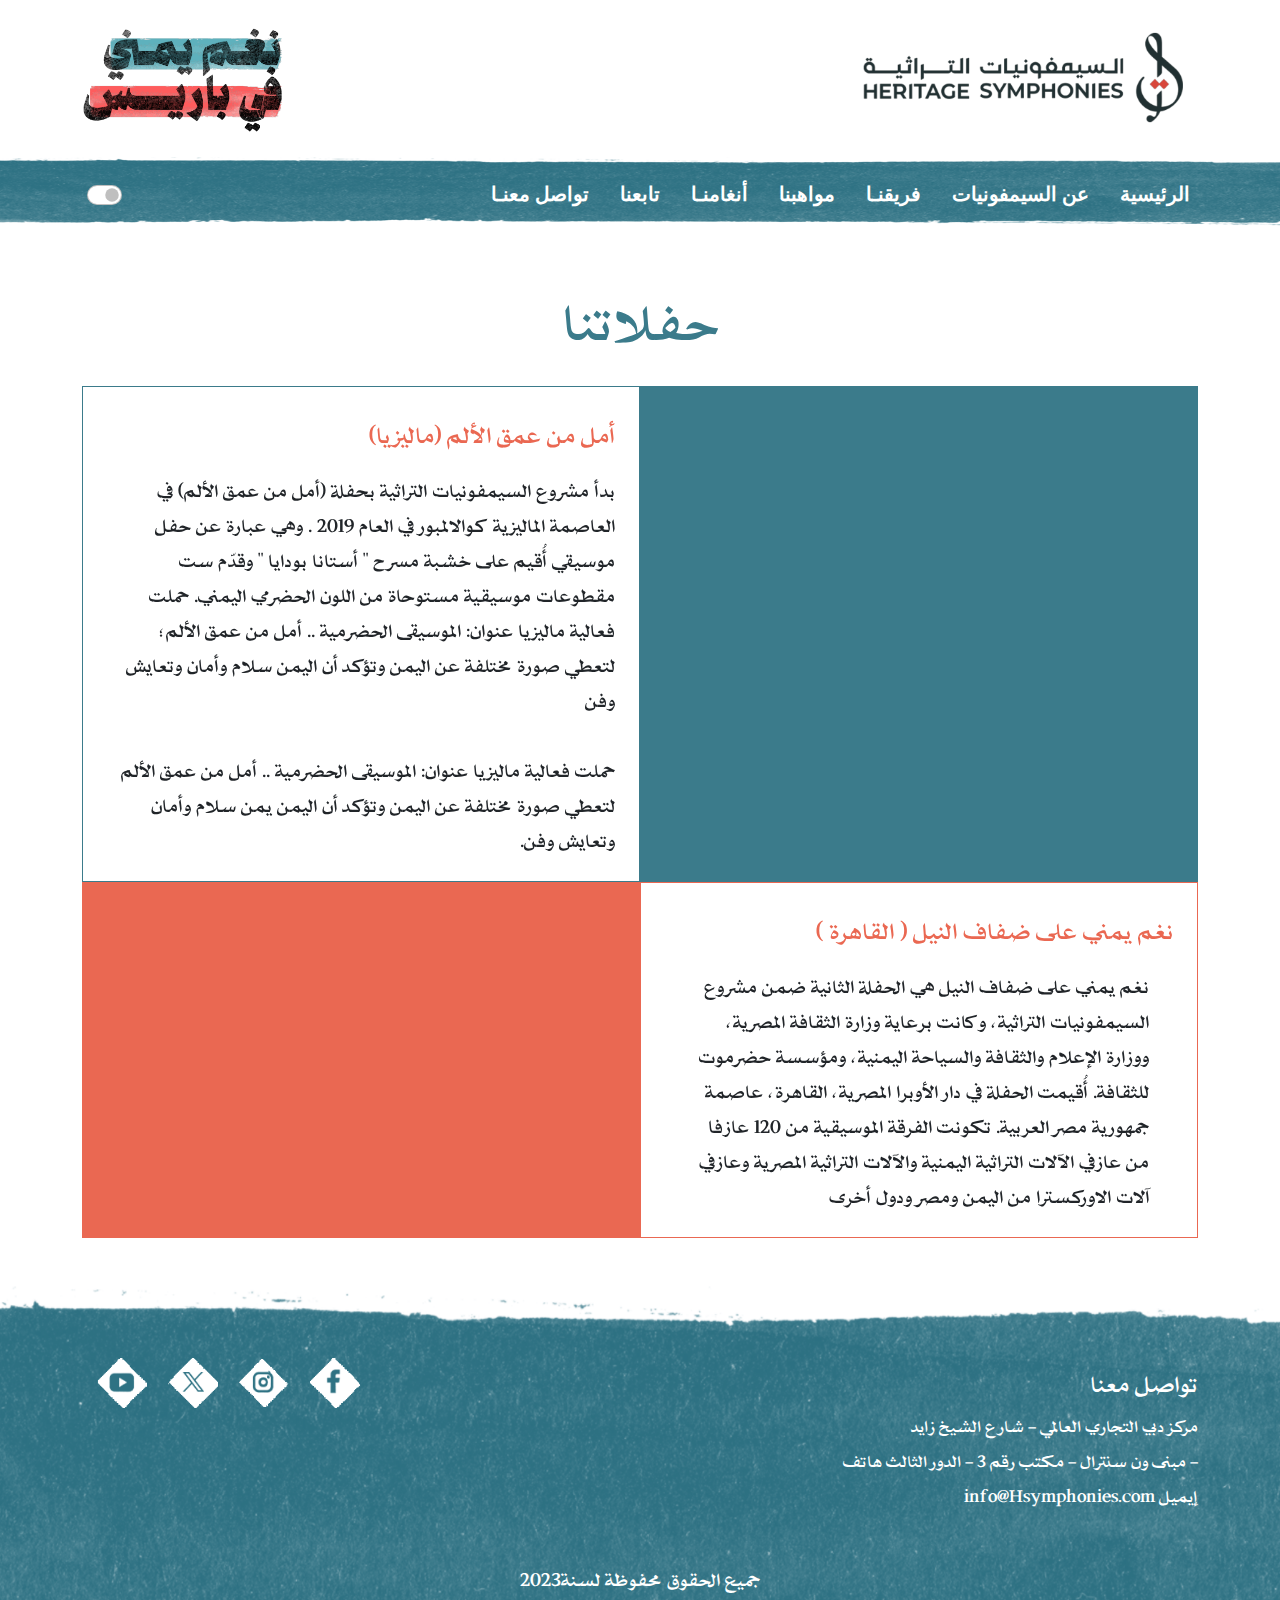
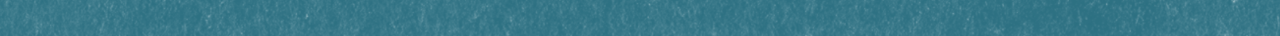
<file: Albums.html>
<!DOCTYPE html>
<html lang="en">
  <head>
    <meta charset="UTF-8" />
    <meta http-equiv="X-UA-Compatible" content="IE=edge" />
    <meta
      name="viewport"
      content="width=device-width, initial-scale=1.0, maximum-scale=1.0, user-scalable=no"
    />
    <link rel="stylesheet" href="assets/css/bootstrap.rtl.css" />
    <link rel="stylesheet" href="assets/css/fontawesome.min.css" />
    <link rel="stylesheet" href="css/style.css" />
    <meta name="description" content="" />

    <title>Heritage Symphonies | Albums</title>
  </head>

  <body>
    <!--Top Nav-->
    <div class="TopNav py-md-4 py-3" id="TopNav">
      <div class="container">
        <div class="d-flex justify-content-between align-items-center">
          <a href="index.html"
            ><img src="images/Logo.png" alt="Logo" class="Logo"
          /></a>
          <img src="images/TextLogo.png" alt="TextLogo" />
        </div>
      </div>
    </div>
    <!--End Top Nav-->

    <!--Navbar-->
    <nav class="navbar navbar-expand-lg d-block">
      <div class="container">
        <button
          class="navbar-toggler"
          type="button"
          data-bs-toggle="collapse"
          data-bs-target="#navbarSupportedContent"
          aria-controls="navbarSupportedContent"
          aria-expanded="false"
          aria-label="Toggle navigation"
        >
          <i class="fa-solid fa-bars"></i>
        </button>
        <div class="collapse navbar-collapse" id="navbarSupportedContent">
          <ul class="navbar-nav me-auto mb-2 mb-lg-0">
            <li class="nav-item">
              <a class="nav-link active" aria-current="page" href="index.html"
                >الرئيسية
              </a>
            </li>
            <li class="nav-item">
              <a class="nav-link" href="AboutTheProject.html"
                >عن السيمفونيات
              </a>
            </li>

            <li class="nav-item">
              <a class="nav-link" href="OurTeam.html">فريقنـا </a>
            </li>

            <li class="nav-item">
              <a class="nav-link" href="OurTalents.html">مواهبنا </a>
            </li>

            <li class="nav-item">
              <a class="nav-link" href="Albums.html">أنغامنـا </a>
            </li>

            <li class="nav-item">
              <a class="nav-link" href="NewsPage.html"> تابعنا </a>
            </li>

            <li class="nav-item">
              <a class="nav-link" href="ContactUs.html">تواصل معنـا </a>
            </li>
          </ul>
        </div>
        <div
          class="d-flex justify-content-end ButtonsPart py-3 align-items-center"
        >
          <div class="form-check form-switch ms-3">
            <input
              class="form-check-input"
              type="checkbox"
              id="flexSwitchCheckDefault"
            />
          </div>
        </div>
      </div>
    </nav>
    <!--End Navbar-->

    <!--Video Part-->
    <section class="VideoPart py-md-5 py-3" id="VideoPart">
      <div class="container">
        <div class="SectionTitle text-center MintGreenText mb-4">حفلاتنا</div>
        <div class="row g-md-0 h-100">
          <div class="col-md-6 MintGreenBg">
            <iframe
              width="100%"
              height="100%"
              src="https://www.youtube.com/embed/bdKD9shZE7Y?si=VeClUD3Z-uy7CWU1"
              title="YouTube video player"
              frameborder="0"
              allow="accelerometer; autoplay; clipboard-write; encrypted-media; gyroscope; picture-in-picture; web-share"
              allowfullscreen
            ></iframe>
          </div>
          <div
            class="col-md-6 h-100 d-flex justify-content-center flex-column MintGreenBorders p-4"
          >
            <div class="Texts OrangeText BoldText">
              أمل من عمق الألم (ماليزيا)
            </div>
            <div class="paragraph mt-3">
              بدأ مشروع السيمفونيات التراثية بحفلة (أمل من عمق الألم) في العاصمة
              الماليزية كوالالمبور في العام 2019 . وهي عبارة عن حفل موسيقي أُقيم
              على خشبة مسرح " أستانا بودايا " وقدّم ست مقطوعات موسيقية مستوحاة
              من اللون الحضرمي اليمني. حملت فعالية ماليزيا عنوان: الموسيقى
              الحضرمية .. أمل من عمق الألم؛ لتعطي صورة مختلفة عن اليمن وتؤكد أن
              اليمن سلام وأمان وتعايش وفن
              <br />
              <br />
              حملت فعالية ماليزيا عنوان: الموسيقى الحضرمية .. أمل من عمق الألم
              لتعطي صورة مختلفة عن اليمن وتؤكد أن اليمن يمن سلام وأمان وتعايش
              وفن.
            </div>
          </div>
        </div>
        <div class="row g-md-0">
          <div
            class="col-md-6 h-100 order-1 order-md-0 d-flex justify-content-center flex-column OrangeBorders p-4"
          >
            <div class="Texts OrangeText BoldText">
              نغم يمني على ضفاف النيل ( القاهرة )
            </div>
            <div class="paragraph px-4 mt-3">
              نغم يمني على ضفاف النيل هي الحفلة الثانية ضمن مشروع السيمفونيات
              التراثية، وكانت برعاية وزارة الثقافة المصرية، ووزارة الإعلام
              والثقافة والسياحة اليمنية، ومؤسسة حضرموت للثقافة. أُقيمت الحفلة في
              دار الأوبرا المصرية، القاهرة، عاصمة جمهورية مصر العربية. تكونت
              الفرقة الموسيقية من 120 عازفا من عازفي الآلات التراثية اليمنية
              والآلات التراثية المصرية وعازفي آلات الاوركسترا من اليمن ومصر ودول
              أخرى
            </div>
          </div>
          <div class="col-md-6 OrangeBg order-0 order-md-1">
            <iframe
              width="100%"
              height="100%"
              src="https://www.youtube.com/embed/7yyRkMPyig4?si=yPT-VoDqYdFk8NVZ"
              title="YouTube video player"
              frameborder="0"
              allow="accelerometer; autoplay; clipboard-write; encrypted-media; gyroscope; picture-in-picture; web-share"
              allowfullscreen
            ></iframe>
          </div>
        </div>
      </div>
    </section>
    <!--End Video Part-->

    <!--Footer-->
    <footer class="footer pt-5 pb-3" id="footer">
      <div class="container py-md-4 py-0">
        <div class="d-flex justify-content-between flex-column h-100">
          <div class="mb-5">
            <div
              class="BigText d-flex align-items-center justify-content-between"
            >
              تواصل معنا
              <div class="socialIcons">
                <a href=""
                  ><img
                    src="images/FacebookFooter.png"
                    alt="FacebookFooter"
                    width="50"
                /></a>
                <a href=""
                  ><img
                    src="images/InstaFooter.png"
                    alt="InstaFooter"
                    width="50"
                /></a>
                <a href=""
                  ><img src="images/XFooter.png" alt="XFooter" width="50"
                /></a>
                <a href=""
                  ><img
                    src="images/YoutubeFooter.png"
                    alt="YoutubeFooter"
                    width="50"
                /></a>
              </div>
            </div>
            <div class="SmallText">
              مركز دبي التجاري العالمي - شارع الشيخ زايد
              <br />
              - مبنى ون سنترال - مكتب رقم 3 - الدور الثالث هاتف
              <br />
              إيميل info@Hsymphonies.com
            </div>
          </div>
          <div class="paragraph WhiteText text-center">
            جميع الحقوق محفوظة لسنة2023
          </div>
        </div>
      </div>
    </footer>
    <!--End Footer-->
  </body>
  <script src="assets/js/jquery-3.6.1.min.js"></script>
  <script src="assets/js/bootstrap.js"></script>
  <script src="assets/js/all.js"></script>
  <script src="js/js.js"></script>
  <script src="js/darkMode.js"></script>
</html>
</file>
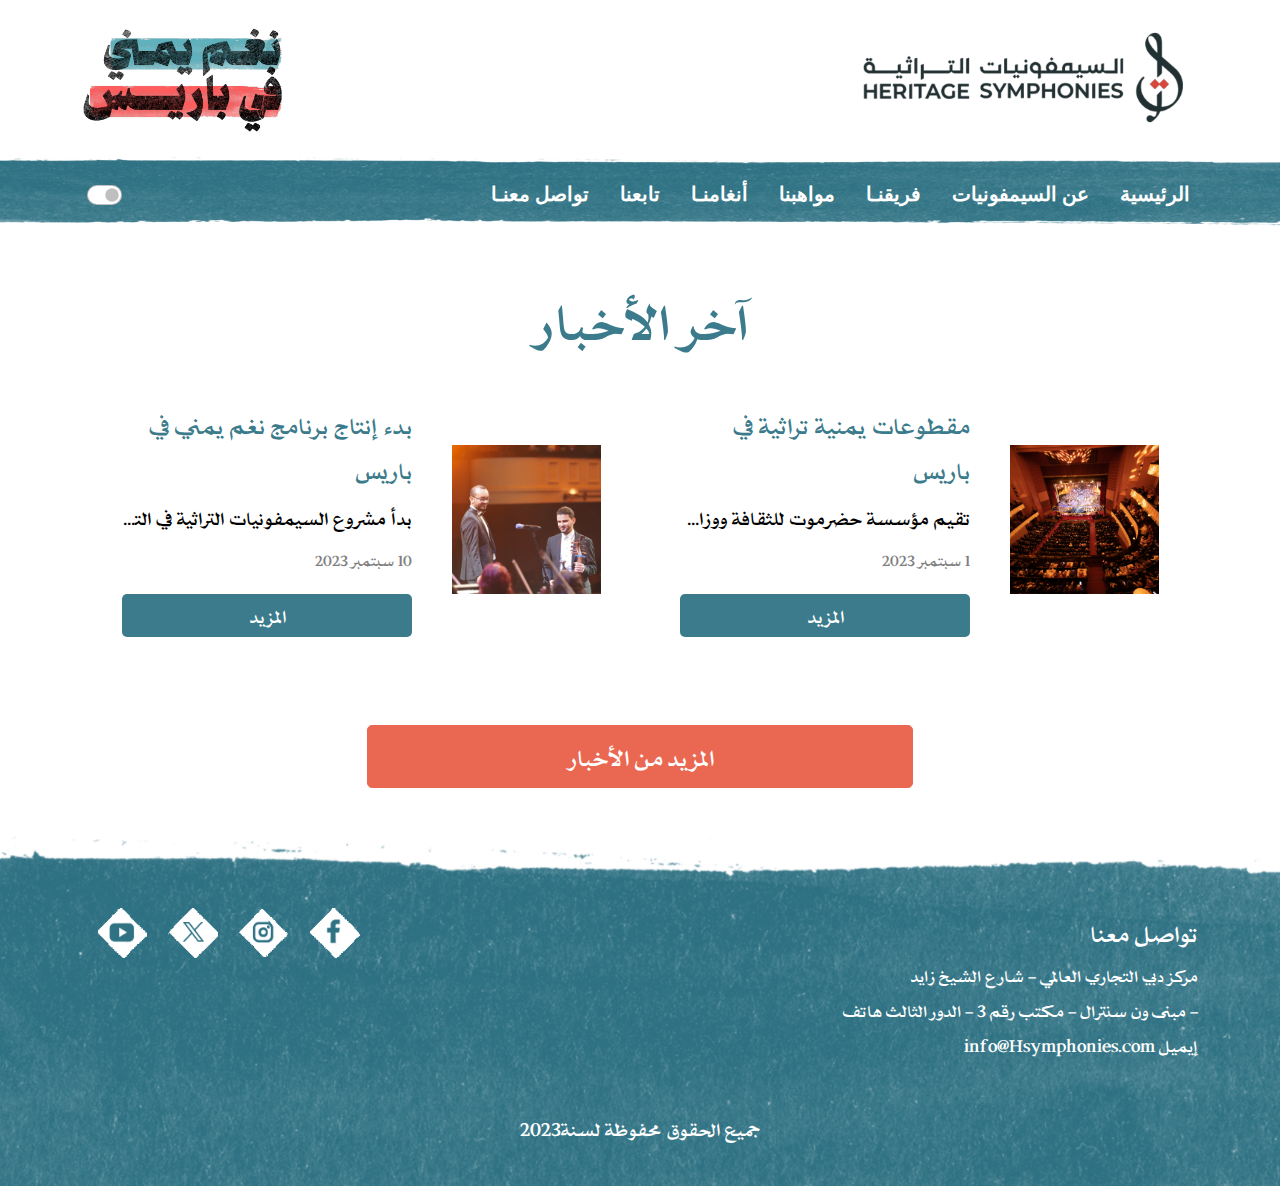
<file: NewsPage.html>
<!DOCTYPE html>
<html lang="en">
  <head>
    <meta charset="UTF-8" />
    <meta http-equiv="X-UA-Compatible" content="IE=edge" />
    <meta
      name="viewport"
      content="width=device-width, initial-scale=1.0, maximum-scale=1.0, user-scalable=no"
    />
    <link rel="stylesheet" href="assets/css/bootstrap.rtl.css" />
    <link rel="stylesheet" href="assets/css/fontawesome.min.css" />
    <link rel="stylesheet" href="css/style.css" />

    <meta name="description" content="" />

    <title>Heritage Symphonies | News Page</title>
  </head>

  <body>
    <!--Top Nav-->
    <div class="TopNav py-md-4 py-3" id="TopNav">
      <div class="container">
        <div class="d-flex justify-content-between align-items-center">
          <a href="index.html"
            ><img src="images/Logo.png" alt="Logo" class="Logo"
          /></a>
          <img src="images/TextLogo.png" alt="TextLogo" />
        </div>
      </div>
    </div>
    <!--End Top Nav-->

    <!--Navbar-->
    <nav class="navbar navbar-expand-lg d-block">
      <div class="container">
        <button
          class="navbar-toggler"
          type="button"
          data-bs-toggle="collapse"
          data-bs-target="#navbarSupportedContent"
          aria-controls="navbarSupportedContent"
          aria-expanded="false"
          aria-label="Toggle navigation"
        >
          <i class="fa-solid fa-bars"></i>
        </button>
        <div class="collapse navbar-collapse" id="navbarSupportedContent">
          <ul class="navbar-nav me-auto mb-2 mb-lg-0">
            <li class="nav-item">
              <a class="nav-link active" aria-current="page" href="index.html"
                >الرئيسية
              </a>
            </li>
            <li class="nav-item">
              <a class="nav-link" href="AboutTheProject.html"
                >عن السيمفونيات
              </a>
            </li>

            <li class="nav-item">
              <a class="nav-link" href="OurTeam.html">فريقنـا </a>
            </li>

            <li class="nav-item">
              <a class="nav-link" href="OurTalents.html">مواهبنا </a>
            </li>

            <li class="nav-item">
              <a class="nav-link" href="Albums.html">أنغامنـا </a>
            </li>

            <li class="nav-item">
              <a class="nav-link" href="NewsPage.html"> تابعنا </a>
            </li>

            <li class="nav-item">
              <a class="nav-link" href="ContactUs.html">تواصل معنـا </a>
            </li>
          </ul>
        </div>
        <div
          class="d-flex justify-content-end ButtonsPart py-3 align-items-center"
        >
          <div class="form-check form-switch ms-3">
            <input
              class="form-check-input"
              type="checkbox"
              id="flexSwitchCheckDefault"
            />
          </div>
        </div>
      </div>
    </nav>
    <!--End Navbar-->

    <section class="LatestNews py-md-5 py-3" id="LatestNews">
      <div class="container">
        <div class="SectionTitle text-center MintGreenText mb-4">
          آخر الأخبار
        </div>
        <div class="row mx-0">
          <div class="col-md-6">
            <div class="card">
              <div class="row mx-0">
                <div
                  class="col-lg-4 d-flex align-items-center justify-content-center"
                >
                  <div class="ImgContainer">
                    <img
                      src="images/blogPost1s.png"
                      alt="BlogImage1.png"
                      class="w-100"
                    />
                  </div>
                </div>
                <div class="col-lg-8">
                  <div class="card-body">
                    <div class="Texts BoldText MintGreenText">مقطوعات يمنية تراثية في باريس</div>
                    <div class="paragraph BlackText BoldFont mt-2 BlogText">
                      تقيم مؤسسة حضرموت للثقافة ووزارة الإعلام والثقافة والسياحة اليمنية
                       والسفارة اليمنية في باريس حفلة: نغم يمني في باريس،
                        يوم الثاني من أكتوبر 2023م،  ضمن مشروع السيمفونيات التراثي </div>

                    <div class="paragraph BlackText Time mt-2">
                      1 سبتمبر 2023  
                    </div>
                    <a href="NewsPage1.html"
                      ><button
                        class="MintGreenBg WhiteText SmallRadiusBorders px-4 py-1 w-100 BoldText border-0 paragraph mt-3"
                      >
                        المزيد
                      </button></a
                    >
                  </div>
                </div>
              </div>
            </div>
          </div>

          <div class="col-md-6 mt-4 mt-md-0">
            <div class="card">
              <div class="row mx-0">
                <div
                  class="col-lg-4 d-flex align-items-center justify-content-center"
                >
                  <div class="ImgContainer">
                    <img
                      src="images/blogPost2s.png"
                      alt="BlogImage1.png"
                      class="w-100"
                    />
                  </div>
                </div>
                <div class="col-lg-8">
                  <div class="card-body">
                    <div class="Texts BoldText MintGreenText"> بدء إنتاج برنامج نغم يمني في باريس </div>
                    <div class="paragraph BlackText BoldFont mt-2 BlogText">
                      بدأ مشروع السيمفونيات التراثية في التحضير
                       وإنتاج برنامج تلفزيوني بعنوان: نغم يمني في باريس، والذي يغطي </div>
                    <div class="paragraph BlackText Time mt-2">
                      10 سبتمبر 2023  
                    </div>
                    <a href="NewsPage2.html">
                      <button
                        class="MintGreenBg WhiteText SmallRadiusBorders px-4 py-1 w-100 BoldText border-0 paragraph mt-3"
                      >
                        المزيد
                      </button>
                      </a>
                  </div>
                </div>
              </div>
            </div>
          </div>
          
         
        <div class="d-flex justify-content-center mt-5">
          <a href="NewsPage.html" class="w-50 ButtonNewsPage">
            <button
              class="OrangeBg OrangeBorders WhiteText SmallRadiusBorders px-5 py-2 Texts mt-4 w-100"
            >
              المزيد من الأخبار
            </button>
          </a>
        </div>
      </div>
    </section>
    <!--End Latest News-->

    <!--Footer-->
    <footer class="footer pt-5 pb-3" id="footer">
      <div class="container py-md-4 py-0">
        <div class="d-flex justify-content-between flex-column h-100">
          <div class="mb-5">
            <div
              class="BigText d-flex align-items-center justify-content-between"
            >
              تواصل معنا
              <div class="socialIcons">
                <a href=""
                  ><img
                    src="images/FacebookFooter.png"
                    alt="FacebookFooter"
                    width="50"
                /></a>
                <a href=""
                  ><img
                    src="images/InstaFooter.png"
                    alt="InstaFooter"
                    width="50"
                /></a>
                <a href=""
                  ><img src="images/XFooter.png" alt="XFooter" width="50"
                /></a>
                <a href=""
                  ><img
                    src="images/YoutubeFooter.png"
                    alt="YoutubeFooter"
                    width="50"
                /></a>
              </div>
            </div>
            <div class="SmallText">
              مركز دبي التجاري العالمي - شارع الشيخ زايد
              <br />
              - مبنى ون سنترال - مكتب رقم 3 - الدور الثالث هاتف
              <br />
              إيميل info@Hsymphonies.com
            </div>
          </div>
          <div class="paragraph WhiteText text-center">
            جميع الحقوق محفوظة لسنة2023
          </div>
        </div>
      </div>
    </footer>
    <!--End Footer-->
  </body>
  <script src="assets/js/jquery-3.6.1.min.js"></script>
  <script src="assets/js/bootstrap.js"></script>
  <script src="assets/js/all.js"></script>
  <script src="js/js.js"></script>
  <script src="js/darkMode.js"></script>
</html>
</file>
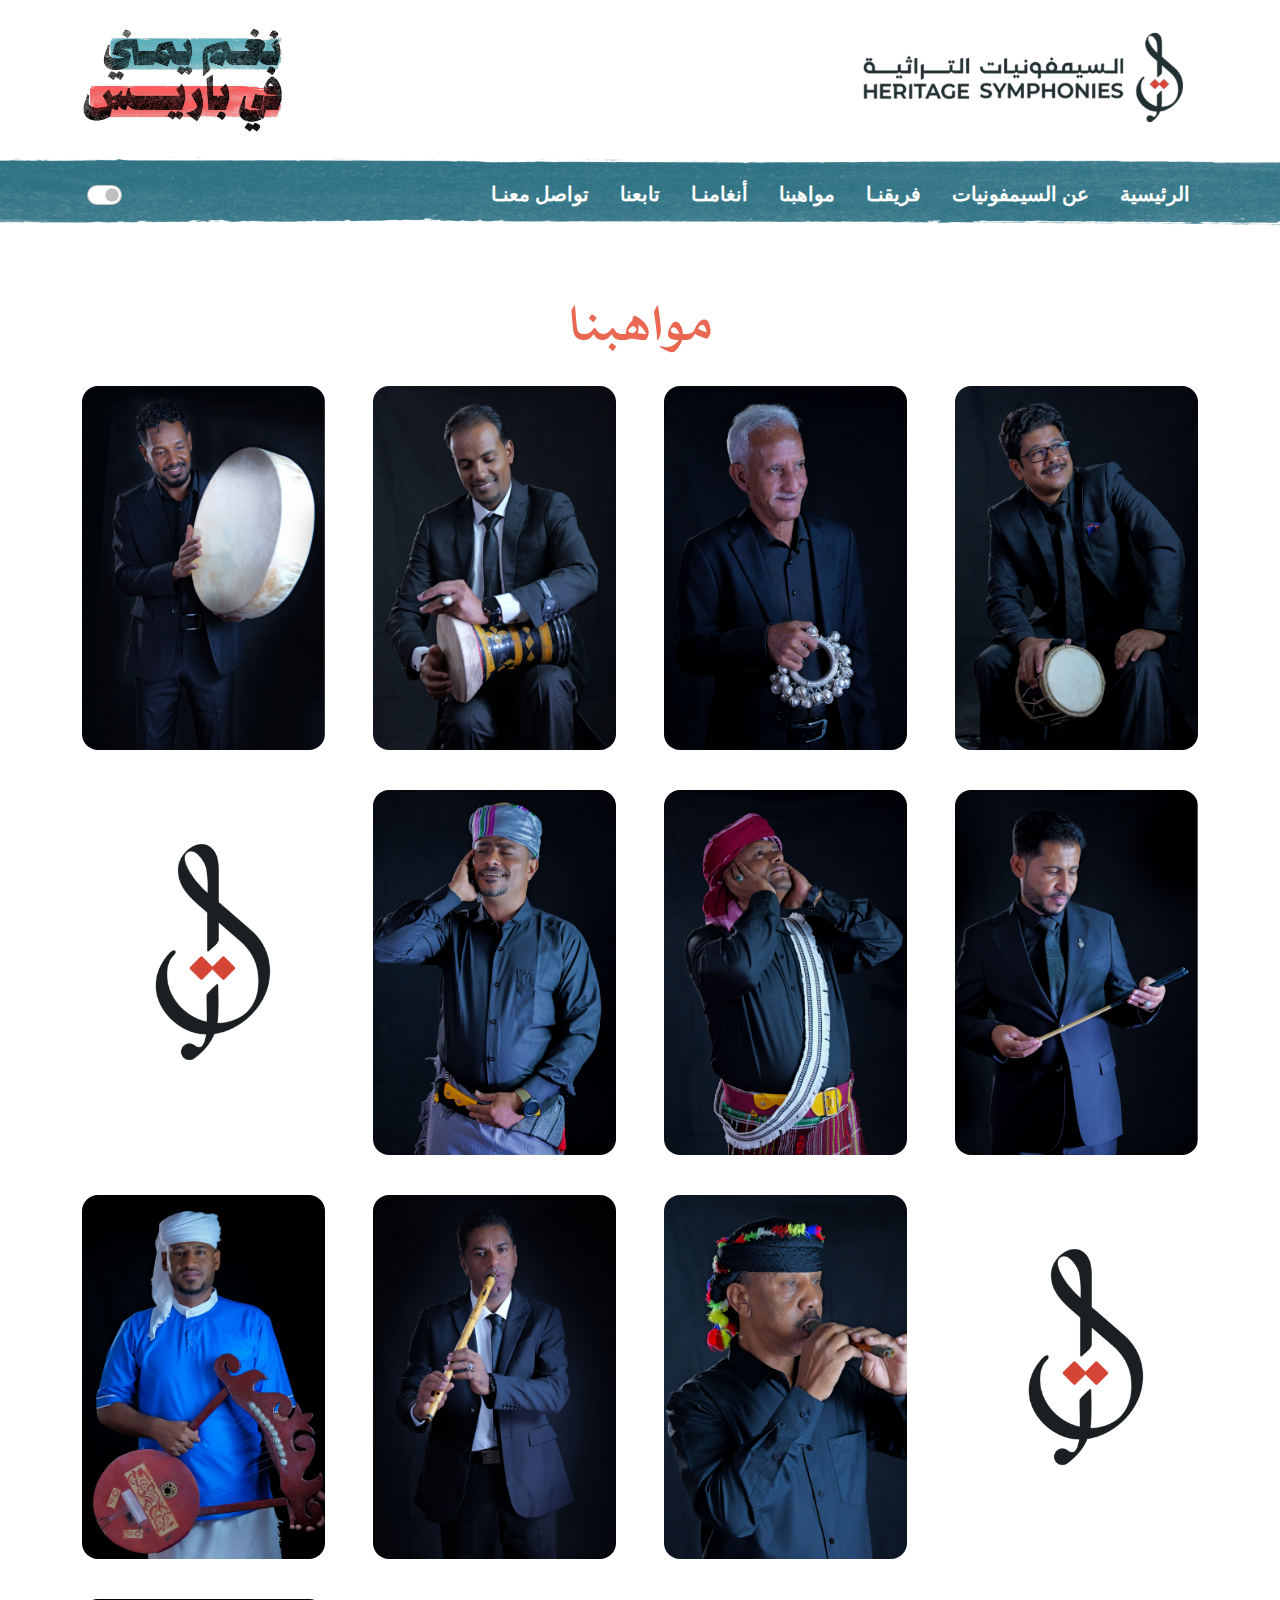
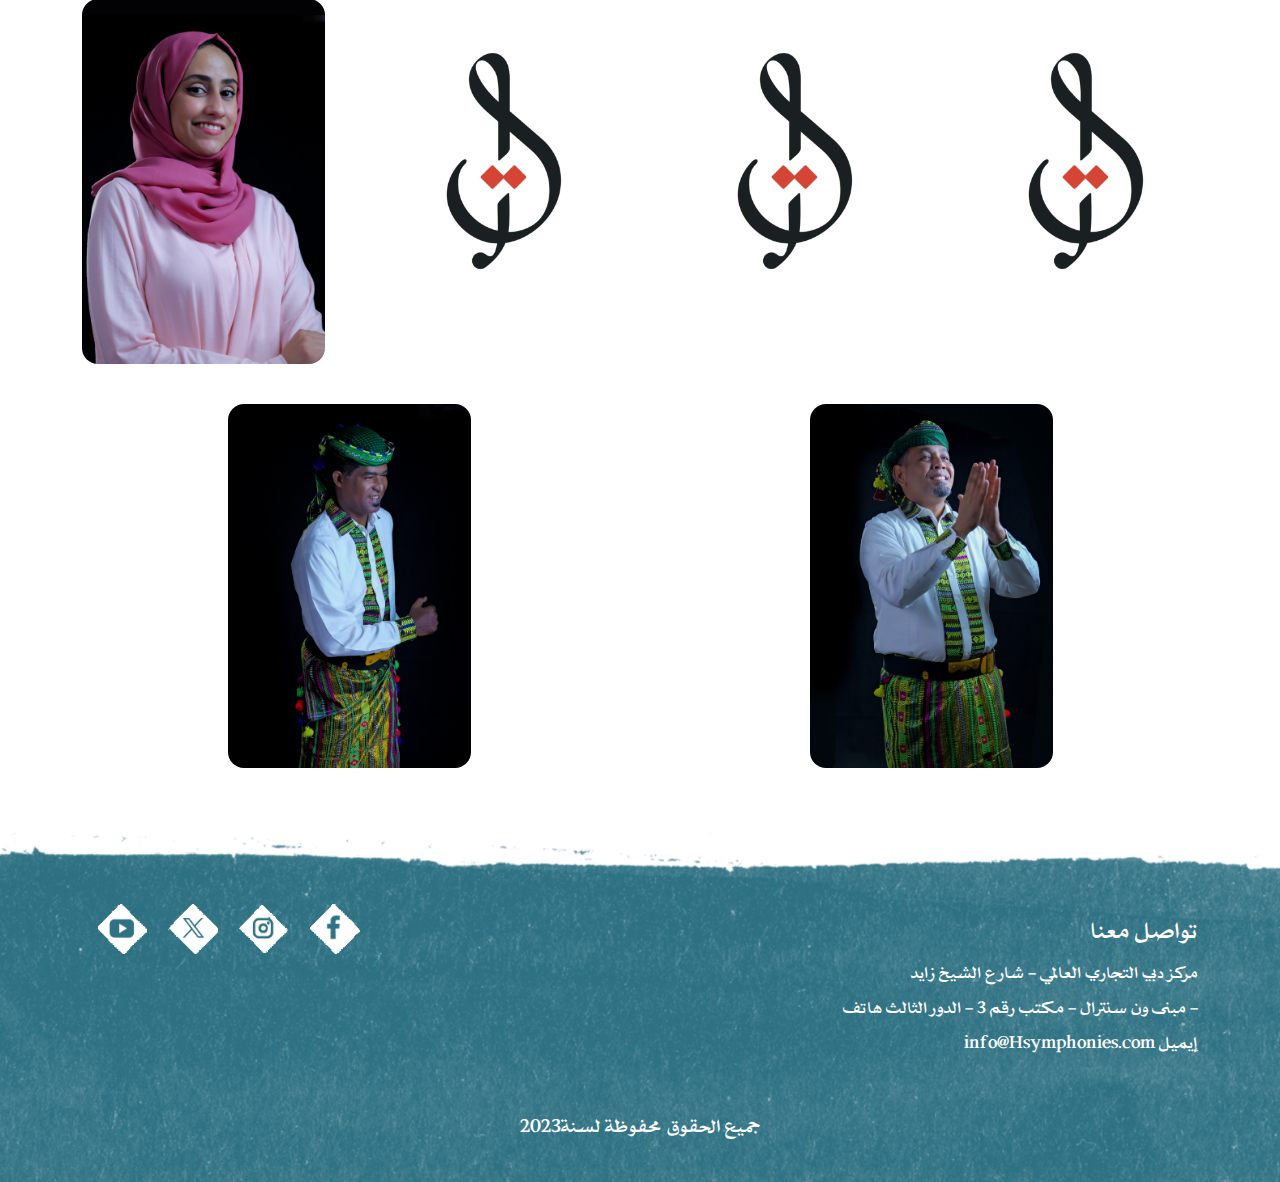
<file: OurTalents.html>
<!DOCTYPE html>
<html lang="en">
  <head>
    <meta charset="UTF-8" />
    <meta http-equiv="X-UA-Compatible" content="IE=edge" />
    <meta
      name="viewport"
      content="width=device-width, initial-scale=1.0, maximum-scale=1.0, user-scalable=no"
    />
    <link rel="stylesheet" href="assets/css/bootstrap.rtl.css" />
    <link rel="stylesheet" href="assets/css/fontawesome.min.css" />
    <link rel="stylesheet" href="css/style.css" />

    <meta name="description" content="" />

    <title>Heritage Symphonies | Our Talents</title>
  </head>

  <body>
    <!--Top Nav-->
    <div class="TopNav py-md-4 py-3" id="TopNav">
      <div class="container">
        <div class="d-flex justify-content-between align-items-center">
          <a href="index.html"
            ><img src="images/Logo.png" alt="Logo" class="Logo"
          /></a>
          <img src="images/TextLogo.png" alt="TextLogo" />
        </div>
      </div>
    </div>
    <!--End Top Nav-->
    <!--Navbar-->
    <nav class="navbar navbar-expand-lg d-block">
      <div class="container">
        <button
          class="navbar-toggler"
          type="button"
          data-bs-toggle="collapse"
          data-bs-target="#navbarSupportedContent"
          aria-controls="navbarSupportedContent"
          aria-expanded="false"
          aria-label="Toggle navigation"
        >
          <i class="fa-solid fa-bars"></i>
        </button>
        <div class="collapse navbar-collapse" id="navbarSupportedContent">
          <ul class="navbar-nav me-auto mb-2 mb-lg-0">
            <li class="nav-item">
              <a class="nav-link active" aria-current="page" href="index.html"
                >الرئيسية
              </a>
            </li>
            <li class="nav-item">
              <a class="nav-link" href="AboutTheProject.html"
                >عن السيمفونيات
              </a>
            </li>

            <li class="nav-item">
              <a class="nav-link" href="OurTeam.html">فريقنـا </a>
            </li>

            <li class="nav-item">
              <a class="nav-link" href="OurTalents.html">مواهبنا </a>
            </li>

            <li class="nav-item">
              <a class="nav-link" href="Albums.html">أنغامنـا </a>
            </li>

            <li class="nav-item">
              <a class="nav-link" href="NewsPage.html"> تابعنا </a>
            </li>

            <li class="nav-item">
              <a class="nav-link" href="ContactUs.html">تواصل معنـا </a>
            </li>
          </ul>
        </div>
        <div
          class="d-flex justify-content-end ButtonsPart py-3 align-items-center"
        >
          <div class="form-check form-switch ms-3">
            <input
              class="form-check-input"
              type="checkbox"
              id="flexSwitchCheckDefault"
            />
          </div>
        </div>
      </div>
    </nav>
    <!--End Navbar-->

    <!--Event-->

    <!--End Event-->

    <!--Our Talents-->
    <section class="OurTalents py-md-5 py-3" id="OurTalents">
      <div class="container">
        <div class="SectionTitle text-center OrangeText mb-4">مواهبنا</div>
        <div class="row gx-md-5">
          <div class="col-lg-3 col-sm-4 col-6 mx-auto">
            <figure class="w-100">
              <img
                src="images/talent/AliHood.png"
                alt="Violinst"
                class="w-100"
              />
              <figcaption class="text-center">
                <div class="Texts OrangeBg WhiteText">علي أمان</div>
                <br />
                <!-- <div class="SmallText">
                  هذه نبذة قصيرة عن الشخص يجب ان لا تتعدة السطرين
                </div> -->
                <div class="paragraph WhiteBg OrangeText">عازف إيقاع</div>
                <div class="d-flex justify-content-evenly align-items-center">
                  <a href="" class="OrangeText"
                    ><i class="fa-brands fa-facebook-f"></i
                  ></a>
                  <a href="" class="OrangeText"
                    ><i class="fa-brands fa-instagram"></i
                  ></a>
                  <a href="" class="OrangeText"
                    ><i class="fa-brands fa-linkedin-in"></i
                  ></a>
                  <a href="" class="OrangeText"
                    ><i class="fa-brands fa-whatsapp"></i
                  ></a>
                </div>
              </figcaption>
            </figure>
          </div>
          <div class="col-lg-3 col-sm-4 col-6 mx-auto">
            <figure class="w-100">
              <img
                src="images/talent/bamousa.png"
                alt="Violinst"
                class="w-100"
              />
              <figcaption class="text-center">
                <div class="Texts OrangeBg WhiteText">علي باموسى</div>
                <br />
                <!-- <div class="SmallText">
                  هذه نبذة قصيرة عن الشخص يجب ان لا تتعدة السطرين
                </div> -->
                <div class="paragraph WhiteBg OrangeText">عازف إيقاع</div>
                <div class="d-flex justify-content-evenly align-items-center">
                  <a href="" class="OrangeText"
                    ><i class="fa-brands fa-facebook-f"></i
                  ></a>
                  <a href="" class="OrangeText"
                    ><i class="fa-brands fa-instagram"></i
                  ></a>
                  <a href="" class="OrangeText"
                    ><i class="fa-brands fa-linkedin-in"></i
                  ></a>
                  <a href="" class="OrangeText"
                    ><i class="fa-brands fa-whatsapp"></i
                  ></a>
                </div>
              </figcaption>
            </figure>
          </div>
          <div class="col-lg-3 col-sm-4 col-6 mt-4 mt-lg-0 mx-auto">
            <figure class="w-100">
              <img
                src="images/talent/AhmedAliwah.png"
                alt="Violinst"
                class="w-100"
              />
              <figcaption class="text-center">
                <div class="Texts OrangeBg WhiteText">أحمد عليوه</div>
                <br />
                <!-- <div class="SmallText">
                  هذه نبذة قصيرة عن الشخص يجب ان لا تتعدة السطرين
                </div> -->
                <div class="paragraph WhiteBg OrangeText">عازف إيقاع</div>
                <div class="d-flex justify-content-evenly align-items-center">
                  <a href="" class="OrangeText"
                    ><i class="fa-brands fa-facebook-f"></i
                  ></a>
                  <a href="" class="OrangeText"
                    ><i class="fa-brands fa-instagram"></i
                  ></a>
                  <a href="" class="OrangeText"
                    ><i class="fa-brands fa-linkedin-in"></i
                  ></a>
                  <a href="" class="OrangeText"
                    ><i class="fa-brands fa-whatsapp"></i
                  ></a>
                </div>
              </figcaption>
            </figure>
          </div>
          <div class="col-lg-3 col-sm-4 col-6 mt-4 mt-lg-0 mx-auto">
            <figure class="w-100">
              <img
                src="images/talent/khalid.png"
                alt="Violinst"
                class="w-100"
              />
              <figcaption class="text-center">
                <div class="Texts OrangeBg WhiteText">خالد بابراية</div>
                <br />
                <!-- <div class="SmallText">
                  هذه نبذة قصيرة عن الشخص يجب ان لا تتعدة السطرين
                </div> -->
                <div class="paragraph WhiteBg OrangeText">عازف إيقاع</div>
                <div class="d-flex justify-content-evenly align-items-center">
                  <a href="" class="OrangeText"
                    ><i class="fa-brands fa-facebook-f"></i
                  ></a>
                  <a href="" class="OrangeText"
                    ><i class="fa-brands fa-instagram"></i
                  ></a>
                  <a href="" class="OrangeText"
                    ><i class="fa-brands fa-linkedin-in"></i
                  ></a>
                  <a href="" class="OrangeText"
                    ><i class="fa-brands fa-whatsapp"></i
                  ></a>
                </div>
              </figcaption>
            </figure>
          </div>
          <div class="col-lg-3 col-sm-4 col-6 mt-4 mx-auto">
            <figure class="w-100">
              <img
                src="images/talent/Gameel.png"
                alt="Violinst"
                class="w-100"
              />
              <figcaption class="text-center">
                <div class="Texts OrangeBg WhiteText">جميل الذيفاني</div>
                <br />
                <!-- <div class="SmallText">
                  هذه نبذة قصيرة عن الشخص يجب ان لا تتعدة السطرين
                </div> -->
                <div class="paragraph WhiteBg OrangeText">عازف إيقاع</div>
                <div class="d-flex justify-content-evenly align-items-center">
                  <a href="" class="OrangeText"
                    ><i class="fa-brands fa-facebook-f"></i
                  ></a>
                  <a href="" class="OrangeText"
                    ><i class="fa-brands fa-instagram"></i
                  ></a>
                  <a href="" class="OrangeText"
                    ><i class="fa-brands fa-linkedin-in"></i
                  ></a>
                  <a href="" class="OrangeText"
                    ><i class="fa-brands fa-whatsapp"></i
                  ></a>
                </div>
              </figcaption>
            </figure>
          </div>

          <div class="col-lg-3 col-sm-4 col-6 mt-4 mx-auto">
            <figure class="w-100">
              <img src="images/talent/omar.png" alt="Violinst" class="w-100" />
              <figcaption class="text-center">
                <div class="Texts OrangeBg WhiteText">عمر باعوضان</div>
                <br />
                <!-- <div class="SmallText">
                  هذه نبذة قصيرة عن الشخص يجب ان لا تتعدة السطرين
                </div> -->
                <div class="paragraph WhiteBg OrangeText">مغني</div>
                <div class="d-flex justify-content-evenly align-items-center">
                  <a href="" class="OrangeText"
                    ><i class="fa-brands fa-facebook-f"></i
                  ></a>
                  <a href="" class="OrangeText"
                    ><i class="fa-brands fa-instagram"></i
                  ></a>
                  <a href="" class="OrangeText"
                    ><i class="fa-brands fa-linkedin-in"></i
                  ></a>
                  <a href="" class="OrangeText"
                    ><i class="fa-brands fa-whatsapp"></i
                  ></a>
                </div>
              </figcaption>
            </figure>
          </div>

          <div class="col-lg-3 col-sm-4 col-6 mt-4 mx-auto">
            <figure class="w-100">
              <img
                src="images/talent/alsanaani.png"
                alt="Violinst"
                class="w-100"
              />
              <figcaption class="text-center">
                <div class="Texts OrangeBg WhiteText">خالد الصنعاني</div>
                <br />
                <!-- <div class="SmallText">
                  هذه نبذة قصيرة عن الشخص يجب ان لا تتعدة السطرين
                </div> -->
                <div class="paragraph WhiteBg OrangeText">مغني</div>
                <div class="d-flex justify-content-evenly align-items-center">
                  <a href="" class="OrangeText"
                    ><i class="fa-brands fa-facebook-f"></i
                  ></a>
                  <a href="" class="OrangeText"
                    ><i class="fa-brands fa-instagram"></i
                  ></a>
                  <a href="" class="OrangeText"
                    ><i class="fa-brands fa-linkedin-in"></i
                  ></a>
                  <a href="" class="OrangeText"
                    ><i class="fa-brands fa-whatsapp"></i
                  ></a>
                </div>
              </figcaption>
            </figure>
          </div>

          <div class="col-lg-3 col-sm-4 col-6 mt-4 mx-auto">
            <figure class="w-100">
              <img src="images/team/logo.png" alt="Violinst" class="w-100" />
              <figcaption class="text-center">
                <div class="Texts OrangeBg WhiteText">حسن بامليص</div>
                <br />
                <!-- <div class="SmallText">
                  هذه نبذة قصيرة عن الشخص يجب ان لا تتعدة السطرين
                </div> -->
                <div class="paragraph WhiteBg OrangeText">مغني</div>
                <div class="d-flex justify-content-evenly align-items-center">
                  <a href="" class="OrangeText"
                    ><i class="fa-brands fa-facebook-f"></i
                  ></a>
                  <a href="" class="OrangeText"
                    ><i class="fa-brands fa-instagram"></i
                  ></a>
                  <a href="" class="OrangeText"
                    ><i class="fa-brands fa-linkedin-in"></i
                  ></a>
                  <a href="" class="OrangeText"
                    ><i class="fa-brands fa-whatsapp"></i
                  ></a>
                </div>
              </figcaption>
            </figure>
          </div>

          <div class="col-lg-3 col-sm-4 col-6 mt-4 mx-auto">
            <figure class="w-100">
              <img src="images/team/logo.png" alt="Violinst" class="w-100" />
              <figcaption class="text-center">
                <div class="Texts OrangeBg WhiteText">عبدالرحمن السماوي</div>
                <br />
                <!-- <div class="SmallText">
                  هذه نبذة قصيرة عن الشخص يجب ان لا تتعدة السطرين
                </div> -->
                <div class="paragraph WhiteBg OrangeText">مغني</div>
                <div class="d-flex justify-content-evenly align-items-center">
                  <a href="" class="OrangeText"
                    ><i class="fa-brands fa-facebook-f"></i
                  ></a>
                  <a href="" class="OrangeText"
                    ><i class="fa-brands fa-instagram"></i
                  ></a>
                  <a href="" class="OrangeText"
                    ><i class="fa-brands fa-linkedin-in"></i
                  ></a>
                  <a href="" class="OrangeText"
                    ><i class="fa-brands fa-whatsapp"></i
                  ></a>
                </div>
              </figcaption>
            </figure>
          </div>

          <div class="col-lg-3 col-sm-4 col-6 mt-4 mx-auto">
            <figure class="w-100">
              <img
                src="images/talent/abdullahGumaan.png"
                alt="Violinst"
                class="w-100"
              />
              <figcaption class="text-center">
                <div class="Texts OrangeBg WhiteText">عبدالله جمعان</div>
                <br />
                <!-- <div class="SmallText">
                  هذه نبذة قصيرة عن الشخص يجب ان لا تتعدة السطرين
                </div> -->
                <div class="paragraph WhiteBg OrangeText">عازف مزمار</div>
                <div class="d-flex justify-content-evenly align-items-center">
                  <a href="" class="OrangeText"
                    ><i class="fa-brands fa-facebook-f"></i
                  ></a>
                  <a href="" class="OrangeText"
                    ><i class="fa-brands fa-instagram"></i
                  ></a>
                  <a href="" class="OrangeText"
                    ><i class="fa-brands fa-linkedin-in"></i
                  ></a>
                  <a href="" class="OrangeText"
                    ><i class="fa-brands fa-whatsapp"></i
                  ></a>
                </div>
              </figcaption>
            </figure>
          </div>

          <div class="col-lg-3 col-sm-4 col-6 mt-4 mx-auto">
            <figure class="w-100">
              <img src="images/talent/lutfi.png" alt="Violinst" class="w-100" />
              <figcaption class="text-center">
                <div class="Texts OrangeBg WhiteText">لطفي محيور</div>
                <br />
                <!-- <div class="SmallText">
                  هذه نبذة قصيرة عن الشخص يجب ان لا تتعدة السطرين
                </div> -->
                <div class="paragraph WhiteBg OrangeText">عازف ناي</div>
                <div class="d-flex justify-content-evenly align-items-center">
                  <a href="" class="OrangeText"
                    ><i class="fa-brands fa-facebook-f"></i
                  ></a>
                  <a href="" class="OrangeText"
                    ><i class="fa-brands fa-instagram"></i
                  ></a>
                  <a href="" class="OrangeText"
                    ><i class="fa-brands fa-linkedin-in"></i
                  ></a>
                  <a href="" class="OrangeText"
                    ><i class="fa-brands fa-whatsapp"></i
                  ></a>
                </div>
              </figcaption>
            </figure>
          </div>

          <div class="col-lg-3 col-sm-4 col-6 mt-4 mx-auto">
            <figure class="w-100">
              <img src="images/talent/Qasim.png" alt="Violinst" class="w-100" />
              <figcaption class="text-center">
                <div class="Texts OrangeBg WhiteText">جاسم خير الله</div>
                <br />
                <!-- <div class="SmallText">
                  هذه نبذة قصيرة عن الشخص يجب ان لا تتعدة السطرين
                </div> -->
                <div class="paragraph WhiteBg OrangeText">عازف سمسمية</div>
                <div class="d-flex justify-content-evenly align-items-center">
                  <a href="" class="OrangeText"
                    ><i class="fa-brands fa-facebook-f"></i
                  ></a>
                  <a href="" class="OrangeText"
                    ><i class="fa-brands fa-instagram"></i
                  ></a>
                  <a href="" class="OrangeText"
                    ><i class="fa-brands fa-linkedin-in"></i
                  ></a>
                  <a href="" class="OrangeText"
                    ><i class="fa-brands fa-whatsapp"></i
                  ></a>
                </div>
              </figcaption>
            </figure>
          </div>

          <div class="col-lg-3 col-sm-4 col-6 mt-4 mx-auto">
            <figure class="w-100">
              <img src="images/team/logo.png" alt="Violinst" class="w-100" />
              <figcaption class="text-center">
                <div class="Texts OrangeBg WhiteText">أيمن عيسى</div>
                <br />
                <!-- <div class="SmallText">
                  هذه نبذة قصيرة عن الشخص يجب ان لا تتعدة السطرين
                </div> -->
                <div class="paragraph WhiteBg OrangeText">عازف كمان</div>
                <div class="d-flex justify-content-evenly align-items-center">
                  <a href="" class="OrangeText"
                    ><i class="fa-brands fa-facebook-f"></i
                  ></a>
                  <a href="" class="OrangeText"
                    ><i class="fa-brands fa-instagram"></i
                  ></a>
                  <a href="" class="OrangeText"
                    ><i class="fa-brands fa-linkedin-in"></i
                  ></a>
                  <a href="" class="OrangeText"
                    ><i class="fa-brands fa-whatsapp"></i
                  ></a>
                </div>
              </figcaption>
            </figure>
          </div>

          <div class="col-lg-3 col-sm-4 col-6 mt-4 mx-auto">
            <figure class="w-100">
              <img src="images/team/logo.png" alt="Violinst" class="w-100" />
              <figcaption class="text-center">
                <div class="Texts OrangeBg WhiteText">علي صبري</div>
                <br />
                <!-- <div class="SmallText">
                  هذه نبذة قصيرة عن الشخص يجب ان لا تتعدة السطرين
                </div> -->
                <div class="paragraph WhiteBg OrangeText">عازف قانون</div>
                <div class="d-flex justify-content-evenly align-items-center">
                  <a href="" class="OrangeText"
                    ><i class="fa-brands fa-facebook-f"></i
                  ></a>
                  <a href="" class="OrangeText"
                    ><i class="fa-brands fa-instagram"></i
                  ></a>
                  <a href="" class="OrangeText"
                    ><i class="fa-brands fa-linkedin-in"></i
                  ></a>
                  <a href="" class="OrangeText"
                    ><i class="fa-brands fa-whatsapp"></i
                  ></a>
                </div>
              </figcaption>
            </figure>
          </div>

          <div class="col-lg-3 col-sm-4 col-6 mt-4 mx-auto">
            <figure class="w-100">
              <img src="images/team/logo.png" alt="Violinst" class="w-100" />
              <figcaption class="text-center">
                <div class="Texts OrangeBg WhiteText">أدهم الضبيبي</div>
                <br />
                <!-- <div class="SmallText">
                  هذه نبذة قصيرة عن الشخص يجب ان لا تتعدة السطرين
                </div> -->
                <div class="paragraph WhiteBg OrangeText">عازف بيانو</div>
                <div class="d-flex justify-content-evenly align-items-center">
                  <a href="" class="OrangeText"
                    ><i class="fa-brands fa-facebook-f"></i
                  ></a>
                  <a href="" class="OrangeText"
                    ><i class="fa-brands fa-instagram"></i
                  ></a>
                  <a href="" class="OrangeText"
                    ><i class="fa-brands fa-linkedin-in"></i
                  ></a>
                  <a href="" class="OrangeText"
                    ><i class="fa-brands fa-whatsapp"></i
                  ></a>
                </div>
              </figcaption>
            </figure>
          </div>

          <div class="col-lg-3 col-sm-4 col-6 mt-4 mx-auto">
            <figure class="w-100">
              <img src="images/talent/abrar.png" alt="Violinst" class="w-100" />
              <figcaption class="text-center">
                <div class="Texts OrangeBg WhiteText">أبرار الحناني</div>
                <br />
                <!-- <div class="SmallText">
                  هذه نبذة قصيرة عن الشخص يجب ان لا تتعدة السطرين
                </div> -->
                <div class="paragraph WhiteBg OrangeText">عازفة بيانو</div>
                <div class="d-flex justify-content-evenly align-items-center">
                  <a href="" class="OrangeText"
                    ><i class="fa-brands fa-facebook-f"></i
                  ></a>
                  <a href="" class="OrangeText"
                    ><i class="fa-brands fa-instagram"></i
                  ></a>
                  <a href="" class="OrangeText"
                    ><i class="fa-brands fa-linkedin-in"></i
                  ></a>
                  <a href="" class="OrangeText"
                    ><i class="fa-brands fa-whatsapp"></i
                  ></a>
                </div>
              </figcaption>
            </figure>
          </div>

          <div class="col-lg-3 col-sm-4 col-6 mt-4 mx-auto">
            <figure class="w-100">
              <img src="images/talent/tariq.png" alt="Violinst" class="w-100" />
              <figcaption class="text-center">
                <div class="Texts OrangeBg WhiteText">طارق باكثير</div>
                <br />
                <!-- <div class="SmallText">
                  هذه نبذة قصيرة عن الشخص يجب ان لا تتعدة السطرين
                </div> -->
                <div class="paragraph WhiteBg OrangeText">وحدة الإستعراض</div>
                <div class="d-flex justify-content-evenly align-items-center">
                  <a href="" class="OrangeText"
                    ><i class="fa-brands fa-facebook-f"></i
                  ></a>
                  <a href="" class="OrangeText"
                    ><i class="fa-brands fa-instagram"></i
                  ></a>
                  <a href="" class="OrangeText"
                    ><i class="fa-brands fa-linkedin-in"></i
                  ></a>
                  <a href="" class="OrangeText"
                    ><i class="fa-brands fa-whatsapp"></i
                  ></a>
                </div>
              </figcaption>
            </figure>
          </div>

          <div class="col-lg-3 col-sm-4 col-6 mt-4 mx-auto">
            <figure class="w-100">
              <img src="images/talent/amin.png" alt="Violinst" class="w-100" />
              <figcaption class="text-center">
                <div class="Texts OrangeBg WhiteText">أمين عبيدون</div>
                <br />
                <!-- <div class="SmallText">
                  هذه نبذة قصيرة عن الشخص يجب ان لا تتعدة السطرين
                </div> -->
                <div class="paragraph WhiteBg OrangeText">وحدة الإستعراض</div>
                <div class="d-flex justify-content-evenly align-items-center">
                  <a href="" class="OrangeText"
                    ><i class="fa-brands fa-facebook-f"></i
                  ></a>
                  <a href="" class="OrangeText"
                    ><i class="fa-brands fa-instagram"></i
                  ></a>
                  <a href="" class="OrangeText"
                    ><i class="fa-brands fa-linkedin-in"></i
                  ></a>
                  <a href="" class="OrangeText"
                    ><i class="fa-brands fa-whatsapp"></i
                  ></a>
                </div>
              </figcaption>
            </figure>
          </div>
        </div>
      </div>
    </section>
    <!--End Our Talents-->

    <!--Footer-->
    <footer class="footer pt-5 pb-3" id="footer">
      <div class="container py-md-4 py-0">
        <div class="d-flex justify-content-between flex-column h-100">
          <div class="mb-5">
            <div
              class="BigText d-flex align-items-center justify-content-between"
            >
              تواصل معنا
              <div class="socialIcons">
                <a href=""
                  ><img
                    src="images/FacebookFooter.png"
                    alt="FacebookFooter"
                    width="50"
                /></a>
                <a href=""
                  ><img
                    src="images/InstaFooter.png"
                    alt="InstaFooter"
                    width="50"
                /></a>
                <a href=""
                  ><img src="images/XFooter.png" alt="XFooter" width="50"
                /></a>
                <a href=""
                  ><img
                    src="images/YoutubeFooter.png"
                    alt="YoutubeFooter"
                    width="50"
                /></a>
              </div>
            </div>
            <div class="SmallText">
              مركز دبي التجاري العالمي - شارع الشيخ زايد
              <br />
              - مبنى ون سنترال - مكتب رقم 3 - الدور الثالث هاتف
              <br />
              إيميل info@Hsymphonies.com
            </div>
          </div>
          <div class="paragraph WhiteText text-center">
            جميع الحقوق محفوظة لسنة2023
          </div>
        </div>
      </div>
    </footer>
    <!--End Footer-->
  </body>
  <script src="assets/js/jquery-3.6.1.min.js"></script>
  <script src="assets/js/bootstrap.js"></script>
  <script src="assets/js/all.js"></script>
  <script src="js/js.js"></script>
  <script src="js/darkMode.js"></script>
</html>
</file>
<file: css/style.css>
@font-face {
    font-family: SFMada;
    src: url(../fonts/SFMada-Bold.otf);
}

@font-face {
    font-family: RowdiesLight;
    src: url(../fonts/Rowdies-Bold.ttf);
}

body {
    direction: rtl;
    font-family: SFMada;
}


.TopNav {
    height: fit-content;
}

.TopNav img {
    height: 100%;
    width: 200px;
}

.TopNav img.Logo {
    width: 350px;
}


.SectionTitle {
    font-size: 55px;
    font-weight: bolder;
}

.OrangeBg {
    background-color: #EA6852;
}

.MintGreenBg {
    background-color: #3b7b8b;
}

.OrangeText {
    color: #EA6852;
}

.OrangeBorders {
    border: 1px solid #EA6852;
}

.MintGreenText {
    color: #3b7b8b;
}

.WhiteBg {
    background-color: white;
}

.MintGreenBorders {
    border: 1px solid #3b7b8b;
}

.WhiteText {
    color: white;
}

.BlackText {
    color: black;
}

.paragraph {
    font-size: 20px;
    line-height: 35px;
}

.Texts {
    font-size: 25px;
    line-height: 45px;
}

.SmallText {
    font-size: 18px;
    line-height: 25px;
}

.BoldText {
    font-weight: bolder;
}

a:hover {
    color: unset;
}

.BigRadiusBorders {
    border-radius: 20px;
}

.SmallRadiusBorders {
    border-radius: 5px;
}

button {
    transition: 0.3s ease all;
}

button:hover {
    filter: brightness(90%);
}

/***********
***********
Navbar
***********
***********/
nav.navbar {
    background-image: url(../images/NavbarBg.png);
    background-size: cover;
    background-position: center center;
    background-repeat: no-repeat;
}

nav.navbar ul li {
    margin-left: 15px;
}

nav.navbar ul li a {
    color: white;
    font-family: Lifta;
    font-weight: 600;
    font-size: 20px;
    transition: 0.2s ease all;
}

nav.navbar ul li a:hover {
    transform: scale(1.1);
    filter: brightness(90%);
    color: white;
}
nav.navbar .ButtonsPart select {
    box-shadow: none !important;
    border: 1px solid #3b7b8b !important;
    outline: none !important;
}
nav.navbar .form-switch .form-check-input{
    height: 20px;
    width: 35px;
    box-shadow: none;
}
nav.navbar .form-switch .form-check-input:checked{
    background-color: #EA6852;
    border:1px solid white;

}

/***********
***********
End Navbar
***********
***********/

/***********
***********
header
***********
***********/
header.header button.HeaderButton {
    background-color: transparent;
    border: none;
    background-image: url(../images/ButtonBg.png);
    background-size: contain;
    padding: 10px 40px;
    color: white;
    font-size: 25px;
    width: 250px;
    background-repeat: no-repeat;
    background-position: center center;
    transition: 0.3s ease all;
}

header.header button.HeaderButton:hover {
    transform: scale(1.1);
}

header.header .carousel-indicators button {
    border-radius: 50%;
    width: 15px;
    height: 15px;
    background-color: #3b7b8b;
    margin-left: 10px;
}

/***********
***********
End header
***********
***********/

/***********
***********
About The Project
***********
***********/
section.AboutTheProject .MusicPattern {
    position: absolute;
    width: 100%;
    height: 100%;
    border-radius: 20px;
    background-image: url(../images/MusicPattern.png);
    background-size: contain;
    background-position: center center;
    filter: brightness(0) invert(1);
    opacity: 0.1;
}
section.AboutTheProject.NewPageProject .paragraph{
    line-height: 50px;
}
/***********
***********
End About The Project
***********
***********/


/***********
***********
Gallery
***********
***********/

#Gallery .container-fluid, #Gallery .container-sm, #Gallery .container-md, #Gallery .container-lg, #Gallery .container-xl, #Gallery .container-xxl {
    max-width: 1920px;
}

#Gallery .container-fluid .Gallery-box, #Gallery .container-sm .Gallery-box, #Gallery .container-md .Gallery-box, #Gallery .container-lg .Gallery-box, #Gallery .container-xl .Gallery-box, #Gallery .container-xxl .Gallery-box {
    position: relative;
    display: block;
}

#Gallery .container-fluid .Gallery-box .Gallery-box-caption, #Gallery .container-sm .Gallery-box .Gallery-box-caption, #Gallery .container-md .Gallery-box .Gallery-box-caption, #Gallery .container-lg .Gallery-box .Gallery-box-caption, #Gallery .container-xl .Gallery-box .Gallery-box-caption, #Gallery .container-xxl .Gallery-box .Gallery-box-caption {
    display: flex;
    align-items: center;
    justify-content: center;
    flex-direction: column;
    width: 100%;
    height: 100%;
    position: absolute;
    bottom: 0;
    text-align: center;
    opacity: 0;
    color: white;
    background: #3b7b8be6;
    transition: opacity 0.25s ease;
    text-align: center;
}

#Gallery .container-fluid .Gallery-box .Gallery-box-caption .project-category, #Gallery .container-sm .Gallery-box .Gallery-box-caption .project-category, #Gallery .container-md .Gallery-box .Gallery-box-caption .project-category, #Gallery .container-lg .Gallery-box .Gallery-box-caption .project-category, #Gallery .container-xl .Gallery-box .Gallery-box-caption .project-category, #Gallery .container-xxl .Gallery-box .Gallery-box-caption .project-category {
    font-family: "Merriweather Sans", -apple-system, BlinkMacSystemFont, "Segoe UI", Roboto, "Helvetica Neue", Arial, "Noto Sans", sans-serif, "Apple Color Emoji", "Segoe UI Emoji", "Segoe UI Symbol", "Noto Color Emoji";
    font-size: 0.85rem;
    font-weight: 600;
    text-transform: uppercase;
}

#Gallery .container-fluid .Gallery-box .Gallery-box-caption .project-name, #Gallery .container-sm .Gallery-box .Gallery-box-caption .project-name, #Gallery .container-md .Gallery-box .Gallery-box-caption .project-name, #Gallery .container-lg .Gallery-box .Gallery-box-caption .project-name, #Gallery .container-xl .Gallery-box .Gallery-box-caption .project-name, #Gallery .container-xxl .Gallery-box .Gallery-box-caption .project-name {
    font-size: 1.2rem;
}

#Gallery .container-fluid .Gallery-box:hover .Gallery-box-caption, #Gallery .container-sm .Gallery-box:hover .Gallery-box-caption, #Gallery .container-md .Gallery-box:hover .Gallery-box-caption, #Gallery .container-lg .Gallery-box:hover .Gallery-box-caption, #Gallery .container-xl .Gallery-box:hover .Gallery-box-caption, #Gallery .container-xxl .Gallery-box:hover .Gallery-box-caption {
    opacity: 1;
}

#Gallery .container-fluid .Gallery-box .Gallery-box-caption, #Gallery .container-sm .Gallery-box .Gallery-box-caption, #Gallery .container-md .Gallery-box .Gallery-box-caption, #Gallery .container-lg .Gallery-box .Gallery-box-caption, #Gallery .container-xl .Gallery-box .Gallery-box-caption, #Gallery .container-xxl .Gallery-box .Gallery-box-caption {
    display: flex;
    align-items: center;
    justify-content: center;
    flex-direction: column;
    width: 100%;
    height: 100%;
    position: absolute;
    bottom: 0px;
    opacity: 0;
    color: rgb(255, 255, 255);
    text-align: center;
    background: #3b7b8be6;
    transition: opacity 0.25s ease 0s;
}

#Gallery .portfolio-box .portfolio-box-caption {
    position: absolute;
    top: 50%;
    left: 50%;
    transform: translate(-50%, -50%);
    width: 100%;
    height: 100%;
    background-color: #3b7b8bcb;
    color: white;
    justify-content: center;
    align-items: center;
    flex-direction: column;
    display: flex;
    opacity: 0;
    transition: 0.5s ease all;
}

#Gallery .portfolio-box {
    transition: 0.5s ease all;

}

#Gallery .portfolio-box:hover .portfolio-box-caption {
    opacity: 1;
}

.carousel-control-prev, .carousel-control-next {
    transform: translateY(-50%);
    height: fit-content;
    background-color: white;
    width: fit-content;
    opacity: 1;
    padding: 15px;
    font-size: 20px;
}

#exampleModal .modal-dialog {
    max-width: 65%;
}

#exampleModal .modal-dialog .btn-close {
    background-color: white;
    opacity: 1;
    width: 25px;
    height: 25px;
}

/***********
***********
End Gallery
***********
***********/

/***********
***********
About Mohammed
***********
***********/
.AboutMohammed {
    background-image: url(../images/DivBg.jpg);
    background-size: cover;
    background-attachment: fixed;
    background-position: center center;
}

.AboutMohammed .overlay {
    background-color: #3b7b8b8a;
    width: 100%;
    height: 100%;
    top: 0;
    left: 0;
    z-index: 1;
}

.AboutMohammed.BigMohammedPart, .AboutMohammed.BigMohammedPart .carousel-item {
    height: 60vh;
}

.AboutMohammed.BigMohammedPart .carousel-control-prev, .AboutMohammed.BigMohammedPart .carousel-control-next {
    transform: translateY(0);
    top: 50%;
}

.AboutMohammed.BigMohammedPart .carousel-item .Texts {
    display: flex;
    justify-content: center;
    align-items: center;
    height: 100%;
}

/***********
***********
End About Mohammed
***********
***********/

/***********
***********
Video Part
***********
***********/
section.VideoPart .MoreAboutEvent svg {
    transition: 0.5s ease all;
}

section.VideoPart .MoreAboutEvent:hover svg {
    transform: translateX(-50px);
}

/***********
***********
End Video Part
***********
***********/


/***********
***********
Latest News
***********
***********/
section.LatestNews {
    text-decoration: none;
}

section.LatestNews .card {
    background-color: transparent;
    border: none;
    justify-content: space-between;
    background-color: white;
    transition: 0.5s ease all;
    opacity: 1;
    transform: scale(1);
    padding-right: 15px;
}

section.LatestNews .card:hover {
    filter: drop-shadow(0px 3px 6px rgba(0, 0, 0, 0.445));
}


section.LatestNews .card .ImgContainer {
    width: 100%;
    height: fit-content;
    overflow: hidden;

}




section.LatestNews .BlogText {
    max-height: 2em;
    overflow: hidden;
    white-space: nowrap;
    text-overflow: ellipsis;
}

section.LatestNews .Time {
    opacity: 0.5;
    font-size: 16px !important;
}

/***********
***********
End Latest News
***********
***********/

/***********
***********
PArtenrs
***********
***********/
section.Partners .PArtnerPart {
    width: 100%;
    background-color: white;
    border-radius: 20px;
    padding: 15px;
}

/***********
***********
End PArtenrs
***********
***********/

/***********
***********
Our Talents
***********
***********/
section.OurTalents figure {
    display: grid;
    border-radius: 1rem;
    overflow: hidden;
    cursor: pointer;
}

section.OurTalents figure>* {
    grid-area: 1/1;
    transition: .4s;
}

section.OurTalents figure figcaption {
    display: grid;
    align-items: end;
    font-size: 25px;
    font-weight: bold;
    color: white;
    padding: .75rem;
    background: var(--c, #3b7b8b99);
    clip-path: inset(0 var(--_i, 100%) 0 0);

    margin: -1px;
}

section.OurTalents figure:hover figcaption {
    --_i: 0%;
}

section.OurTalents figure:hover img {
    transform: scale(1.2);
}

@supports not (-webkit-mask-clip: text) {
    section.OurTalents figure figcaption {
        -webkit-mask: none;
        color: #fff;
    }
}


/***********
***********
End Our Talents
***********
***********/

/***********
***********
Contact Us
***********
***********/
section.ContactUsForm input, section.ContactUsForm select, section.ContactUsForm textarea {
    direction: rtl;
    border: 1px solid #3b7b8b !important;
    box-shadow: none !important;
    color: black;
    outline: none !important;
}

/***********
***********
End Contact Us
***********
***********/

/***********
***********
Albums
***********
***********/
section.Albums html { box-sizing: border-box; }
section.Albums *, *::before, *::after { box-sizing: inherit; }

section.Albums body {
  display: flex;
  justify-content: center;
  align-items: center;
  height: 100vh;
  color: #666;
  font-size: 100%;
  font-weight: 300;
  font-family: 'Roboto Condensed', sans-serif;
  background-color: #222;
}

section.Albums h1 {
  margin-bottom: 0.5em;
  font-weight: 400;
}

section.Albums h2 { font-size: 87.5%; }

section.Albums .player {
  position: relative;
  width: 100%;
  min-height: 100%;
  overflow: hidden;
  background-color: #eee;
  border-radius: 0.25em;
  box-shadow:
    0 1.5em 2em -1em rgba(0,0,0,0.8),
    inset 0 0.0625em 0 rgba(255,255,255,1),
    inset 0 -0.125em 0.0625em rgba(0,0,0,0.3);
}

section.Albums .album {
  position: relative;
  right: 50%;
  width: 15em;
  height: 15em;
  margin-bottom: 10%;
  overflow: hidden;
  transform: translate(50%,10%);
  background-color: #111;
  border: 1px solid #111;
  border-radius: 50%;
  box-shadow:
    0 0.0625em 0.1875em rgba(0,0,0,0.5),
    0 0 0.125em 0.3125em #ddd,
    0 0.0625em 0 0.375em #bbb,
    0 0 0.375em 0.325em rgba(0,0,0,0.3),
    0 0 0.5em 0.375em rgba(0,0,0,0.3),
    0 0.25em 1em 0.5em rgba(0,0,0,0.15),
    inset 0 0 0 0.0625em rgba(0,0,0,0.5),
    inset 0 0 0 0.1875em rgba(255,255,255,1),
    inset 0 0 0 0.375em rgba(0,0,0,0.5),
    inset 0 0 0 0.4375em rgba(255,255,255,0.2),
    inset 0 0 0 0.5em rgba(0,0,0,0.5),
    inset 0 0 0 0.5625em rgba(255,255,255,0.3),
    inset 0 0 0 0.625em rgba(0,0,0,0.5),
    inset 0 0 0 0.6875em rgba(255,255,255,0.2),
    inset 0 0 0 0.75em rgba(0,0,0,0.5),
    inset 0 0 0 0.8125em rgba(255,255,255,0.3),
    inset 0 0 0 0.875em rgba(0,0,0,0.5),
    inset 0 0 0 0.9375em rgba(255,255,255,0.3),
    inset 0 0 0 1em rgba(0,0,0,0.5),
    inset 0 0 0 1.0625em rgba(255,255,255,0.2),
    inset 0 0 0 1.125em rgba(0,0,0,0.5),
    inset 0 0 0 1.1875em rgba(255,255,255,0.3),
    inset 0 0 0 1.25em rgba(0,0,0,0.5),
    inset 0 0 0 1.3125em rgba(255,255,255,0.2),
    inset 0 0 0 1.375em rgba(255,255,255,0.2),
    inset 0 0 0 1.4375em rgba(0,0,0,0.5),
    inset 0 0 0 1.5em rgba(255,255,255,0.3),
    inset 0 0 0 1.5625em rgba(0,0,0,0.5),
    inset 0 0 0 1.625em rgba(255,255,255,0.3),
    inset 0 0 0 1.6875em rgba(0,0,0,0.5),
    inset 0 0 0 1.75em rgba(255,255,255,0.2),
    inset 0 0 0 1.8125em rgba(0,0,0,0.5),
    inset 0 0 0 1.875em rgba(255,255,255,0.2),
    inset 0 0 0 1.9375em rgba(0,0,0,0.5),
    inset 0 0 0 2em rgba(255,255,255,0.3),
    inset 0 0 0 2.0625em rgba(0,0,0,0.5),
    inset 0 0 0 2.125em rgba(0,0,0,0.5),
    inset 0 0 0 2.1875em rgba(255,255,255,0.1),
    inset 0 0 0 2.25em rgba(0,0,0,0.5),
    inset 0 0 0 2.3125em rgba(255,255,255,0.2),
    inset 0 0 0 2.375em rgba(255,255,255,0.1),
    inset 0 0 0 2.4375em rgba(0,0,0,0.5),
    inset 0 0 0 2.5em rgba(255,255,255,0.3),
    inset 0 0 0 2.5625em rgba(0,0,0,0.5),
    inset 0 0 0 2.625em rgba(255,255,255,0.2),
    inset 0 0 0 2.6875em rgba(0,0,0,0.5),
    inset 0 0 0 2.75em rgba(255,255,255,0.2),
    inset 0 0 0 2.8125em rgba(0,0,0,0.5),
    inset 0 0 0 2.875em rgba(255,255,255,0.2),
    inset 0 0 0 2.9375em rgba(0,0,0,0.5),
    inset 0 0 0 3em rgba(255,255,255,0.3),
    inset 0 0 0 3.0625em rgba(0,0,0,0.5),
    inset 0 0 0 3.125em rgba(0,0,0,0.5),
    inset 0 0 0 3.1875em rgba(255,255,255,0.2),
    inset 0 0 0 3.25em rgba(0,0,0,0.5),
    inset 0 0 0 3.3125em rgba(255,255,255,0.2),
    inset 0 0 0 3.375em rgba(255,255,255,0.1),
    inset 0 0 0 3.4375em rgba(0,0,0,0.5),
    inset 0 0 0 3.5em rgba(255,255,255,0.3);
}

section.Albums .album::after {
  content: '';
  position: absolute;
  top: 50%;
  right: 50%;
  width: 100%;
  height: 100%;
  transform: translate(50%,-50%);
  background-image:
    linear-gradient(
      45deg,
      rgba(255,255,255,0) 30%,
      rgba(255,255,255,0.125),
      rgba(255,255,255,0) 70%
    ),
    linear-gradient(
      48deg,
      rgba(255,255,255,0) 45%,
      rgba(255,255,255,0.075),
      rgba(255,255,255,0) 55%
    ),
    linear-gradient(
      42deg,
      rgba(255,255,255,0) 45%,
      rgba(255,255,255,0.075),
      rgba(255,255,255,0) 55%
    ),
    radial-gradient(
      circle at top right,
      rgba(0,0,0,1) 20%,
      rgba(0,0,0,0) 80%
    ),
    radial-gradient(
      circle at bottom left,
      rgba(0,0,0,1) 20%,
      rgba(0,0,0,0) 80%
    );
}

section.Albums .cover{
    position: absolute;
  z-index: 1;
  top: 50%;
  left: 50%;
  width: 6em;
  height: 6em;
  overflow: hidden;
  transform-origin: 100% 0;
  transform: rotate(0) translate(-50%,-50%);
  position: absolute;
  z-index: 1;
  top: 50%;
  left: 50%;
  width: 6em;
  height: 6em;
  overflow: hidden;
  transform-origin: 100% 0;
  transform: rotate(0) translate(-50%,-50%);
}
section.Albums .cover div {
  
  border-radius: 50%;
  animation: spin 4s linear infinite paused;
}

section.Albums .ffing .cover {
  animation-play-state: running;
}

section.Albums .cover div {
  border-radius: 0;
  animation: spin 2s linear infinite reverse paused;
}

section.Albums .rwing .cover div {
  animation: spin 2s linear infinite reverse running;
}

section.Albums .cover::before,
section.Albums .cover::after {
  content: '';
  position: relative;
  z-index: 10;
  
  width: 100%;
  height: 100%;
  transform-origin:0 100% ;
  transform: rotate(0) translate(-50%,-50%);
  border-radius: 50%;
  box-shadow: inset 0 0.0625em rgba(255,255,255,0.3);
  animation: spin 4s linear infinite reverse paused;
}

section.Albums .cover::after {
  width: 0.25em;
  height: 0.3125em;
  margin-top: -0.0625em;
  background-color: #eee;
  border-radius: 0.125em;
  box-shadow:
    inset 0 -0.0625em 0.0625em rgba(0,0,0,0.5),
    inset -0.0625em -0.0625em 0.125em rgba(255,255,255,0.15),
    inset 0.0625em -0.0625em 0.125em rgba(255,255,255,0.15),
    inset 0 -0.125em 0.125em rgba(0,0,0,0.8),
    0 0.0625em 0.0625em rgba(0,0,0,0.5),
    0 0.0625em 0.25em 0.0625em rgba(0,0,0,0.15),
    0 0 0.25em 0.125em rgba(0,0,0,0.15);
}

section.Albums .ffing .cover::before,
section.Albums .ffing .cover::after {
  animation-play-state: running;
}

section.Albums .cover img {
    border-radius: 50%;
  width: 100%;
  height: 100%;
  animation: spin 4s linear infinite paused;
}

section.Albums .paused .cover img {
  animation-play-state: paused;
}

section.Albums .playing .cover img {
  animation-play-state: running;
}

section.Albums .info {
  text-align: center;
  text-shadow: 0 0.0625em rgba(255,255,255,1);
}

section.Albums .time {
  display: flex;
  justify-content: center;
  align-items: center;
  padding: 0 0.5em;
  margin-bottom: 0.5em;
  direction: ltr !important;

}

section.Albums .time > * {
  margin: 0 0.5em;
}

section.Albums .progress {
  flex-grow: 2;
  height: 0.125em;
  background-color: #999;
  border-radius: 0.0625em;
  box-shadow: 0 0.0625em rgba(255,255,255,1);
  cursor: pointer;
}

section.Albums .progress span {
  display: block;
  width: 0;
  height: 100%;
  background-color: #666;
}

section.Albums .actions {
  position: relative;
  width: 100%;
  padding: 1em 0 1.125em;
  display: flex;
  justify-content: center;
  align-items: center;
}

section.Albums button {
  appearance: none;
  outline: none;
  position: relative;
  padding: 0;
  font-size: 100%;
  background-color: transparent;
  border: none;
  cursor: pointer;
}

section.Albums .button {
  width: 3em;
  height: 3em;
  background-color: transparent;
  background-image: linear-gradient(#ddd, #f6f6f6);
  border: none;
  border-radius: 50%;
}

section.Albums .button::before {
  content: '';
  position: absolute;
  z-index: 1;
  top: 50%;
  right: 50%;
  width: 80%;
  height: 80%;
  transform: translate(50%,-50%);
  background-color: #f4f4f4;
  border: 0.125em solid #d5d5d5;
  border-radius: 50%;
  box-shadow: inset 0 0.25em 1em -0.25em rgba(255,255,255,0.75);
}

section.Albums .button:hover::before {
  background-color: #fcfcfc;
}

section.Albums .play-pause {
  width: 4em;
  height: 4em;
  
}

section.Albums .rw {
  left: -0.25em;
  margin-right: 0.375em;
  transform: scaleX(-1);
}

section.Albums .ff {
  right: -0.25em;
  margin-left: 0.375em;
}

section.Albums .button .arrow {
  position: absolute;
  z-index: 10;
  top: 50%;
  right: 50%;
  width: 30%;
  height: 30%;
  overflow: hidden;
  transform: translate(50%,-50%);
}

section.Albums .button .arrow::before,
section.Albums .button .arrow::after {
  content: '';
  position: absolute;
  right: -50%;
  width: 100%;
  height: 100%;
  transform: scale(1.2,0.7) rotate(-45deg);
  background-color: #ddd;
  box-shadow:
    inset 0 0.125em 0.125em -0.0625em rgba(0,0,0,0.15),
    -0.0625em 0.0625em 0.125em rgba(255,255,255,1);
}

section.Albums .button .arrow::after {
  right: 0;
  transform: none;
  background-color: transparent;
  box-shadow: inset -0.0625em 0 0.125em -0.0625em rgba(0,0,0,0.1);
}

section.Albums .paused .play-pause .arrow {
  margin-right: 0.1875em;
}

section.Albums .playing .play-pause .arrow::before,
section.Albums .playing .play-pause .arrow::after {
  right: 0;
  width: 0.4375em;
  transform: none;
  background-color: #ddd;
  box-shadow:
    inset -0.0625em 0.125em 0.125em -0.0625em rgba(0,0,0,0.15),
    -0.0625em 0.0625em 0.125em rgba(255,255,255,1);
}

section.Albums .playing .play-pause .arrow::after {
  right: auto;
  left: 0;
}

section.Albums .rw .arrow,
section.Albums .ff .arrow {
  width: 20%;
  height: 20%;
  margin-right: 12%;
}

section.Albums .rw .arrow:first-child,
section.Albums .ff .arrow:first-child {
  margin-right: -4%;
}

section.Albums .button:active .arrow::before,
section.Albums .playing .play-pause .arrow::before,
section.Albums .playing .play-pause .arrow::after {
  background-color: #cef;
}

section.Albums .shuffle {
  width: 1.375em;
  height: 1.375em;
  color: #d5d5d5;
}

section.Albums .shuffle .arrow {
  position: absolute;
  top: 0.1875em;
  right: 0;
  width: 0.375em;
  height: 0.125em;
  color: inherit;
  background-color: currentColor;
}

section.Albums .shuffle .arrow::before {
  content: '';
  position: absolute;
  top: 0;
  right: calc(100% + 0.125em);
  width: 0.5em;
  height: 1em;
  transform: skewX(-30deg);
  border-bottom: 0.125em solid;
  border-right: 0.125em solid;
  box-shadow:
    0.3125em 0em 0 -0.1875em #eee,
    inset -0.375em 0.25em 0 -0.25em #eee;
}

section.Albums .shuffle .arrow::after {
  content: '';
  position: absolute;
  top: 0.6875em;
  right: calc(100% + 0.625em);
  border: 0.25em solid transparent;
  border-right-width: 0.375em;
  border-right-color: currentColor;
}

section.Albums .shuffle .arrow:first-child {
  transform-origin: 100% 0.5em;
  transform: scaleY(-1);
}

section.Albums .repeat {
  width: 1.375em;
  height: 1.375em;
  color: #d5d5d5;
  border: 0.125em solid;
  border-left-color: transparent;
  border-radius: 50%;
}

section.Albums .repeat::before {
  content: '';
  position: absolute;
  top: -0.125em;
  right: -0.125em;
  width: calc(100% + 0.25em);
  height: calc(100% + 0.25em);
  transform: rotate(45deg);
  border: 0.125em solid transparent;
  border-left-color: currentColor;
  border-radius: 50%;
}

section.Albums .repeat::after {
  content: '';
  position: absolute;
  top: 50%;
  left: -0.3125em;
  border: 0.25em solid transparent;
  border-top-width: 0.375em;
  border-top-color: currentColor;
}

section.Albums .shuffle.active,
section.Albums .repeat.active {
  color: #6cf;
}

@keyframes spin {
  0% {
    transform: rotate(0);
  }
  100% {
    transform: rotate(-360deg);
  }
}

@keyframes spin-reverse {
  0% {
    transform: rotate(0);
  }
  100% {
    transform: rotate(360deg);
  }
}

section.Albums #AlbumCarousel .carousel-indicators button{
    background-color: #3b7b8b;
    border-radius: 50%;
    height: 15px;
    width: 15px;

}
/***********
***********
ENd Albums
***********
***********/


/***********
***********
footer
***********
***********/
footer.footer {
    background-image: url(../images/FooterBg.png);
    background-size: cover;
    background-position: center center;
    background-repeat: no-repeat;
}

footer.footer .BigText {
    font-size: 25px;
    color: white;
}

footer.footer .SmallText {
    color: white;
    font-size: 18px;
    line-height: 35px;
}

footer.footer .BigText .socialIcons a {
    margin-left: 15px;
    display: inline-block;
    transition: 0.3s ease all;
}

footer.footer .BigText .socialIcons a:hover {
    transform: scale(1.1);
    filter: brightness(90%);
}

/***********
***********
End footer
***********
***********/

/***********
***********
Dark Mode
***********
***********/
body.dark-mode{
    background-color: #254F59 !important;
}
body.dark-mode section.LatestNews .card{
    background-color: #3b7b8b;
}
body.dark-mode nav.navbar select{
    background-color: #3b7b8b;
    border: 1px solid white !important;
}
body.dark-mode .AboutMohammed.BigMohammedPart .carousel-control-prev,body.dark-mode .AboutMohammed.BigMohammedPart .carousel-control-next,body.dark-mode .carousel-control-prev,body.dark-mode .carousel-control-next{
    background-color: #3b7b8b;
    color: white;
}
body.dark-mode  .OrangeBg,body.dark-mode button.MintGreenBg {
    background-color: #EA6852 !important;
}
body.dark-mode .paragraph.WhiteBg.OrangeText{
    background-color: #EA6852 !important;
    color: white !important;
}
body.dark-mode section.Albums .player *{
    color: #3b7b8b !important;
}
body.dark-mode .OurTeam  .card{
    background-color: #3b7b8b;
}
body.dark-mode header{
    background-color: white;
}
/***********
***********
end Dark Mode
***********
***********/


/******************************************************************************************
*******************************************************************************************
******************************************Media********************************************
*******************************************************************************************
******************************************************************************************/
@media(max-width:991px){
    nav.navbar button.navbar-toggler{
        color: white;
        z-index: 999999999999999;
    }
    nav.navbar .navbar-collapse{
        position: absolute;
        height: 100vh;
        width: 100vh;
        top: 0;
        left: 0;
        background-color: #3b7b8b;
        z-index: 100000;
}
nav.navbar .navbar-collapse ul{
    height: 100%;
    display:  flex;
    justify-content: center;
    align-items: center;
    width: 100vw !important;
}
nav.navbar .navbar-collapse ul{
    z-index: 99999999;
    position: absolute;
    top: 0;
    left: 0;
}
nav.navbar .navbar-collapse ul a{
    margin-bottom: 20px;
}

}
@media(max-width:575px){
    .TopNav img.Logo{
        width: 150px;
    }
    .TopNav img {
        width: 100px;
    }
    header.header button.HeaderButton {

        font-size: 14px;
        width: 156px;

    }
    header.header .carousel-indicators {
        bottom: -44px;
    }
    .TextPartimage{
        margin-top: 30px;
    }
    #exampleModal .modal-dialog {
        max-width: 100%;
    }
    .SectionTitle {
        font-size: 40px;
        text-align: center;
    }
    .BlogImg{
        width: 100% !important;
    }
    .paragraph {
        font-size: 17px;
        line-height: 30px;
        text-align: center;
    }
    .Texts {
        font-size: 20px;
        line-height: 30px;
        text-align: center;
    }
    .carousel-control-prev, .carousel-control-next {
        
        padding: 5px;
        font-size: 12px;
    }
    .VideoPart .container.justify-content-between {
        flex-direction: column;
    }
    .VideoPart .container.justify-content-between iframe{
        width: 100% !important;
        height: unset !important;
    }
    .VideoPart .container.justify-content-between iframe:first-of-type{
        margin-bottom: 20px;
    }
    section.LatestNews .card{
        padding-right: 0px;
        padding: 20px;
    }
    .ButtonNewsPage{
        width: 100% !important;
    }
    footer.footer .BigText .socialIcons a{
        margin-left: 10px;
    }
    footer.footer .BigText .socialIcons a img{
        width: 30px;
    }
    footer.footer .BigText {
        font-size: 20px;
        margin-bottom: 20px;
    }
    footer.footer .SmallText {
        font-size: 15px;
        text-align:center;
    }
    .AboutMohammed.BigMohammedPart .carousel-item .Texts{
        font-size: 16px;
    }
    .AboutMohammed.BigMohammedPart, .AboutMohammed.BigMohammedPart .carousel-item {
        height: 43vh;
    }
    section.OurTalents figure figcaption .Texts{
        font-size: 17px;
    }
    .SmallText {
        font-size: 13px;
        line-height: 18px;
        text-align: center;
    }
    section.OurTalents figure figcaption .SmallText{
        margin-bottom: 10px;
    }
    section.OurTalents figure figcaption .paragraph{
        font-size: 14px;
        line-height: 25px;
    }
    section.OurTalents figure figcaption a{
        width: 15px;
    }
    .VideoPart  .MintGreenBg, .VideoPart  .OrangeBg{
        padding: 30px 10px;
    }
    #AlbumCarousel .carousel-indicators {
        bottom: unset;
        top: -25px;
    }
   #AlbumCarousel{
    padding-bottom: 20px;
   }
   .googleDrive{
    max-height: 155px !important;
   }
   section.AboutTheProject.NewPageProject img{
    width: 100% !important;
    margin-bottom: 20px;
   }
   section.AboutTheProject.NewPageProject .paragraph{
    line-height: unset;
   }
}
</file>
